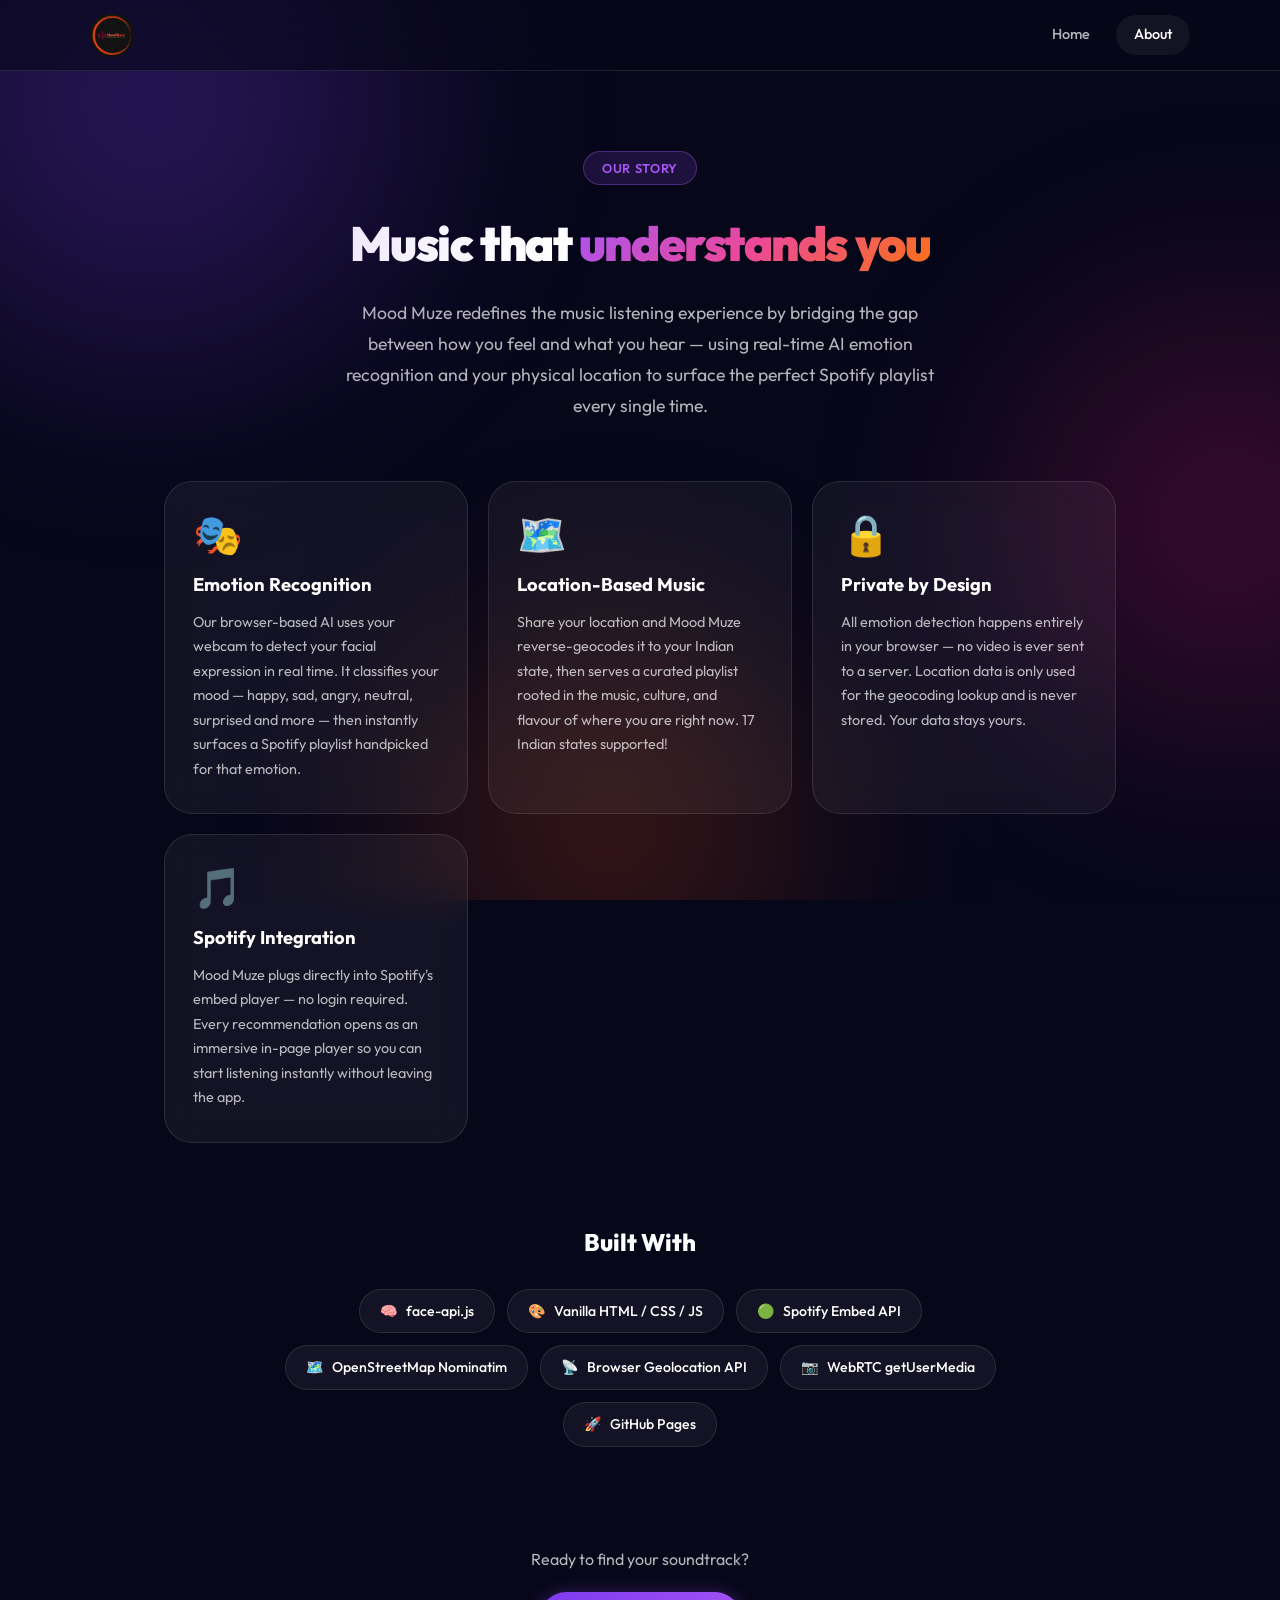
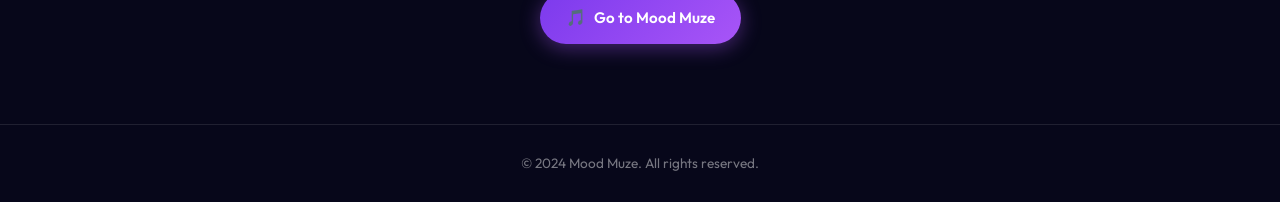
<file: docs/about.html>
<!DOCTYPE html>
<html lang="en">
<head>
  <meta charset="UTF-8" />
  <meta name="viewport" content="width=device-width, initial-scale=1.0" />
  <meta name="description" content="About Mood Muze — an AI-powered music recommendation system using facial emotion detection and geolocation." />
  <title>About — Mood Muze</title>
  <link rel="preconnect" href="https://fonts.googleapis.com" />
  <link rel="preconnect" href="https://fonts.gstatic.com" crossorigin />
  <link href="https://fonts.googleapis.com/css2?family=Outfit:wght@300;400;500;600;700;800;900&display=swap" rel="stylesheet" />
  <link rel="stylesheet" href="style.css" />
  <style>
    /* ── About-specific styles ── */
    .about-hero {
      max-width: 800px;
      margin: 0 auto;
      padding: 80px 24px 60px;
      text-align: center;
    }

    .about-hero-tag {
      display: inline-block;
      background: rgba(168, 85, 247, 0.15);
      border: 1px solid rgba(168, 85, 247, 0.35);
      border-radius: 100px;
      padding: 6px 18px;
      font-size: 0.8rem;
      font-weight: 600;
      color: var(--purple);
      letter-spacing: 0.05em;
      text-transform: uppercase;
      margin-bottom: 20px;
    }

    .about-title {
      font-size: clamp(2rem, 4vw, 3rem);
      font-weight: 900;
      letter-spacing: -0.03em;
      margin-bottom: 16px;
    }

    .about-lead {
      font-size: 1.1rem;
      color: var(--text-2);
      line-height: 1.75;
      max-width: 620px;
      margin: 0 auto;
    }

    /* Cards grid */
    .about-grid {
      max-width: 1000px;
      margin: 0 auto;
      padding: 0 24px 80px;
      display: grid;
      grid-template-columns: repeat(auto-fit, minmax(280px, 1fr));
      gap: 20px;
    }

    .about-card {
      background: var(--glass);
      border: 1px solid var(--glass-border);
      border-radius: var(--radius-lg);
      padding: 32px 28px;
      backdrop-filter: blur(16px);
      -webkit-backdrop-filter: blur(16px);
      transition: var(--transition);
    }

    .about-card:hover {
      transform: translateY(-4px);
      border-color: rgba(255, 255, 255, 0.18);
      background: var(--glass-hover);
    }

    .about-card-icon {
      font-size: 2.5rem;
      margin-bottom: 16px;
      line-height: 1;
    }

    .about-card-title {
      font-size: 1.15rem;
      font-weight: 700;
      margin-bottom: 10px;
    }

    .about-card-text {
      font-size: 0.9rem;
      color: var(--text-2);
      line-height: 1.7;
    }

    /* Tech stack */
    .tech-section {
      max-width: 800px;
      margin: 0 auto;
      padding: 0 24px 80px;
    }

    .tech-title {
      font-size: 1.5rem;
      font-weight: 800;
      text-align: center;
      margin-bottom: 28px;
    }

    .tech-list {
      display: flex;
      flex-wrap: wrap;
      gap: 12px;
      justify-content: center;
      list-style: none;
    }

    .tech-pill {
      background: var(--glass);
      border: 1px solid var(--glass-border);
      border-radius: 100px;
      padding: 10px 20px;
      font-size: 0.88rem;
      font-weight: 500;
      display: flex;
      align-items: center;
      gap: 8px;
      transition: var(--transition);
    }

    .tech-pill:hover {
      background: var(--glass-hover);
      border-color: var(--purple);
      color: var(--purple);
    }

    /* CTA */
    .about-cta {
      text-align: center;
      padding: 20px 24px 80px;
    }

    .about-cta p {
      color: var(--text-2);
      margin-bottom: 20px;
    }

    @media (max-width: 600px) {
      .about-hero { padding: 48px 20px 40px; }
      .about-grid { padding: 0 20px 60px; }
    }
  </style>
</head>
<body>

  <!-- Background orbs -->
  <div class="bg-orbs" aria-hidden="true">
    <div class="orb orb-1"></div>
    <div class="orb orb-2"></div>
    <div class="orb orb-3"></div>
  </div>

  <!-- Header -->
  <header class="site-header">
    <nav class="navbar" role="navigation" aria-label="Main navigation">
      <a href="index.html" class="nav-logo" aria-label="Mood Muze Home">
        <img src="logo.png" alt="Mood Muze logo" class="logo-img" />
      </a>
      <div class="nav-links">
        <a href="index.html" class="nav-link">Home</a>
        <a href="about.html" class="nav-link active">About</a>
      </div>
    </nav>
  </header>

  <!-- About Hero -->
  <section class="about-hero" aria-labelledby="about-heading">
    <div class="about-hero-tag">Our Story</div>
    <h1 id="about-heading" class="about-title">
      Music that <span class="gradient-text">understands you</span>
    </h1>
    <p class="about-lead">
      Mood Muze redefines the music listening experience by bridging the gap between
      how you feel and what you hear — using real-time AI emotion recognition and
      your physical location to surface the perfect Spotify playlist every single time.
    </p>
  </section>

  <!-- Feature Cards -->
  <div class="about-grid" role="list">

    <article class="about-card" role="listitem">
      <div class="about-card-icon" aria-hidden="true">🎭</div>
      <h2 class="about-card-title">Emotion Recognition</h2>
      <p class="about-card-text">
        Our browser-based AI uses your webcam to detect your facial expression in real time.
        It classifies your mood — happy, sad, angry, neutral, surprised and more — then
        instantly surfaces a Spotify playlist handpicked for that emotion.
      </p>
    </article>

    <article class="about-card" role="listitem">
      <div class="about-card-icon" aria-hidden="true">🗺️</div>
      <h2 class="about-card-title">Location-Based Music</h2>
      <p class="about-card-text">
        Share your location and Mood Muze reverse-geocodes it to your Indian state, then
        serves a curated playlist rooted in the music, culture, and flavour of where you
        are right now. 17 Indian states supported!
      </p>
    </article>

    <article class="about-card" role="listitem">
      <div class="about-card-icon" aria-hidden="true">🔒</div>
      <h2 class="about-card-title">Private by Design</h2>
      <p class="about-card-text">
        All emotion detection happens entirely in your browser — no video is ever sent
        to a server. Location data is only used for the geocoding lookup and is never
        stored. Your data stays yours.
      </p>
    </article>

    <article class="about-card" role="listitem">
      <div class="about-card-icon" aria-hidden="true">🎵</div>
      <h2 class="about-card-title">Spotify Integration</h2>
      <p class="about-card-text">
        Mood Muze plugs directly into Spotify's embed player — no login required.
        Every recommendation opens as an immersive in-page player so you can start
        listening instantly without leaving the app.
      </p>
    </article>

  </div>

  <!-- Tech Stack -->
  <section class="tech-section" aria-labelledby="tech-heading">
    <h2 id="tech-heading" class="tech-title">Built With</h2>
    <ul class="tech-list">
      <li class="tech-pill"><span aria-hidden="true">🧠</span> face-api.js</li>
      <li class="tech-pill"><span aria-hidden="true">🎨</span> Vanilla HTML / CSS / JS</li>
      <li class="tech-pill"><span aria-hidden="true">🟢</span> Spotify Embed API</li>
      <li class="tech-pill"><span aria-hidden="true">🗺️</span> OpenStreetMap Nominatim</li>
      <li class="tech-pill"><span aria-hidden="true">📡</span> Browser Geolocation API</li>
      <li class="tech-pill"><span aria-hidden="true">📷</span> WebRTC getUserMedia</li>
      <li class="tech-pill"><span aria-hidden="true">🚀</span> GitHub Pages</li>
    </ul>
  </section>

  <!-- CTA -->
  <div class="about-cta">
    <p>Ready to find your soundtrack?</p>
    <a href="index.html" class="btn btn-primary">
      <span class="btn-icon">🎵</span> Go to Mood Muze
    </a>
  </div>

  <!-- Footer -->
  <footer class="site-footer" role="contentinfo">
    <p>© 2024 Mood Muze. All rights reserved.</p>
  </footer>

</body>
</html>
</file>
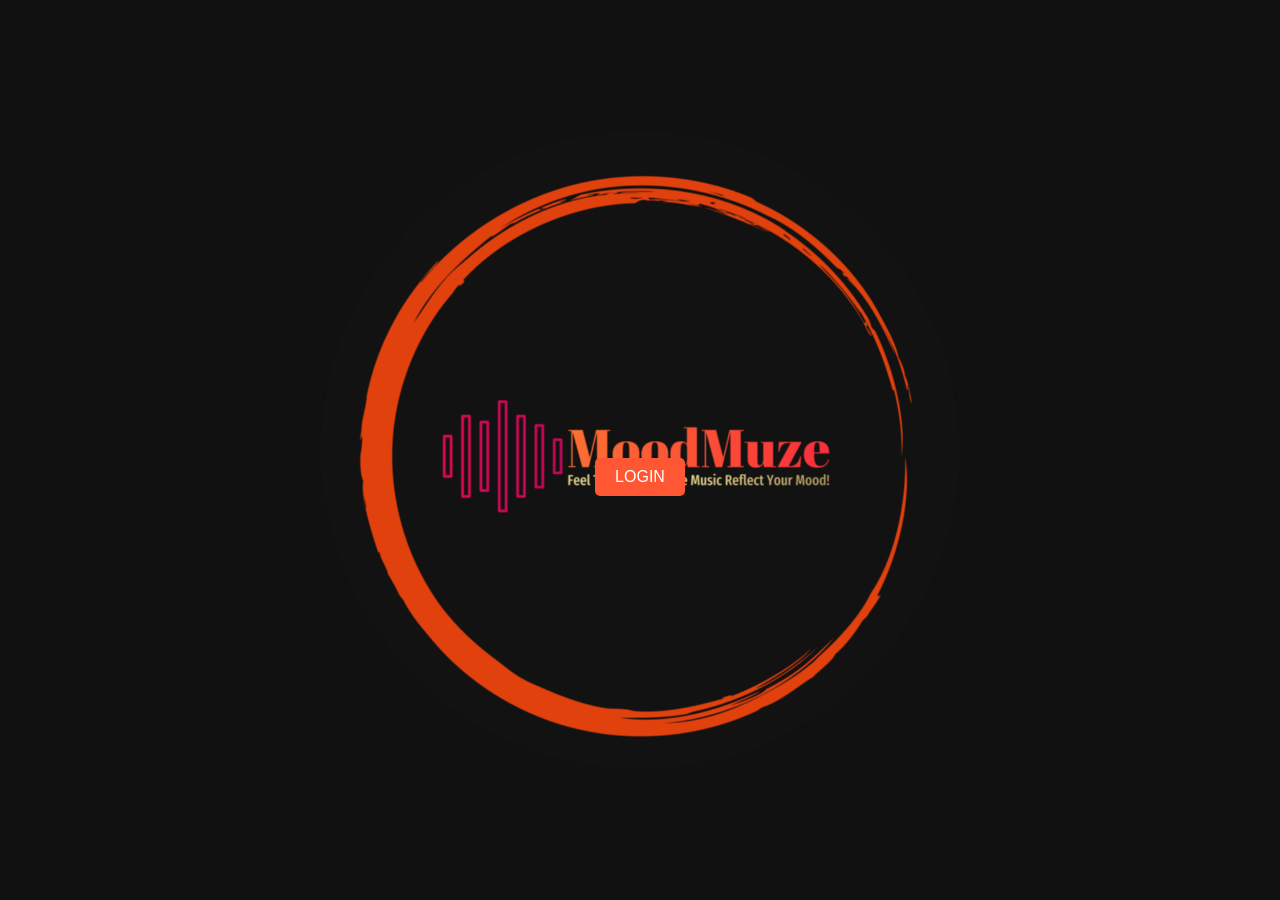
<file: mood/templates/home.html>
<!DOCTYPE html>
<html>
<head>
<title>MoodMuze</title>
<style>
body {
  background-color: #111;
  color: #fff;
  font-family: Arial, sans-serif;
  text-align: center;
}

.background-logo {
  position: fixed;
  background-repeat: no-repeat;
  top: 0;
  left: 0;
  width: 100%;
  height: 100vh;
  background-image: url('logo.png');
  background-size: 50%;
  background-position: center;
  z-index: -1;
}


.button {
  display: inline-block;
  background-color: #ff5733;
  color: #fff;
  padding: 10px 20px;
  border-radius: 5px;
  text-decoration: none;
  margin-top: 450px;
}
</style>
</head>
<body>

<div class="background-logo"></div>

<div class="circle">
  <div class="logo">
    <a href="log in.html" class="button">LOGIN</a>
  </div>
</div>

</body>
</html>
</file>
<file: docs/style.css>
/* ============================================================
   Mood Muze — style.css
   Dark glassmorphism design system
   ============================================================ */

/* ── Google Font ── */
@import url('https://fonts.googleapis.com/css2?family=Outfit:wght@300;400;500;600;700;800;900&display=swap');

/* ── CSS Custom Properties ── */
:root {
  --bg: #07071a;
  --bg-2: #0e0e26;
  --glass: rgba(255, 255, 255, 0.05);
  --glass-border: rgba(255, 255, 255, 0.10);
  --glass-hover: rgba(255, 255, 255, 0.09);

  --purple: #a855f7;
  --purple-dark: #7c3aed;
  --pink: #ec4899;
  --orange: #f97316;
  --orange-dark: #ea580c;
  --green: #22c55e;

  --text-1: #ffffff;
  --text-2: rgba(255, 255, 255, 0.70);
  --text-3: rgba(255, 255, 255, 0.45);

  --radius-sm: 12px;
  --radius-md: 20px;
  --radius-lg: 28px;
  --radius-xl: 40px;

  --shadow-card: 0 8px 40px rgba(0, 0, 0, 0.5);
  --shadow-purple: 0 0 60px rgba(168, 85, 247, 0.25);
  --shadow-orange: 0 0 60px rgba(249, 115, 22, 0.22);

  --transition: 0.3s cubic-bezier(0.4, 0, 0.2, 1);
  --font: 'Outfit', sans-serif;
}

/* ── Reset ── */
*, *::before, *::after {
  box-sizing: border-box;
  margin: 0;
  padding: 0;
}

/* Ensure [hidden] always wins over display:flex from classes */
[hidden] { display: none !important; }

html {
  scroll-behavior: smooth;
}

body {
  font-family: var(--font);
  background-color: var(--bg);
  color: var(--text-1);
  min-height: 100vh;
  overflow-x: hidden;
  line-height: 1.6;
}

img { display: block; max-width: 100%; }
button { font-family: var(--font); cursor: pointer; }
a { text-decoration: none; color: inherit; }

/* ── Animated Background Orbs ── */
.bg-orbs {
  position: fixed;
  inset: 0;
  z-index: 0;
  pointer-events: none;
  overflow: hidden;
}

.orb {
  position: absolute;
  border-radius: 50%;
  filter: blur(100px);
  opacity: 0.35;
  animation: float 18s ease-in-out infinite;
}

.orb-1 {
  width: 600px; height: 600px;
  background: radial-gradient(circle, #7c3aed, transparent);
  top: -200px; left: -150px;
  animation-delay: 0s;
}

.orb-2 {
  width: 500px; height: 500px;
  background: radial-gradient(circle, #be185d, transparent);
  top: 30%; right: -200px;
  animation-delay: -6s;
}

.orb-3 {
  width: 450px; height: 450px;
  background: radial-gradient(circle, #c2410c, transparent);
  bottom: -150px; left: 30%;
  animation-delay: -12s;
}

@keyframes float {
  0%, 100% { transform: translate(0, 0) scale(1); }
  33%       { transform: translate(40px, -30px) scale(1.05); }
  66%       { transform: translate(-20px, 20px) scale(0.97); }
}

/* ── Utility: everything above the orbs ── */
.site-header, .hero, .features-section, .result-section,
.modal-overlay, footer {
  position: relative;
  z-index: 1;
}

/* ── Header / Navbar ── */
.site-header {
  padding: 0 24px;
  border-bottom: 1px solid var(--glass-border);
  backdrop-filter: blur(20px);
  -webkit-backdrop-filter: blur(20px);
  background: rgba(7, 7, 26, 0.6);
  position: sticky;
  top: 0;
  z-index: 100;
}

.navbar {
  max-width: 1100px;
  margin: 0 auto;
  display: flex;
  align-items: center;
  justify-content: space-between;
  height: 70px;
}

.nav-logo { display: flex; align-items: center; }
.logo-img { height: 44px; width: auto; object-fit: contain; }

.nav-links { display: flex; gap: 8px; }

.nav-link {
  padding: 8px 18px;
  border-radius: 100px;
  font-size: 0.9rem;
  font-weight: 500;
  color: var(--text-2);
  transition: var(--transition);
}

.nav-link:hover,
.nav-link.active {
  background: var(--glass);
  color: var(--text-1);
}

/* ── Hero ── */
.hero {
  max-width: 1100px;
  margin: 0 auto;
  padding: 80px 24px 60px;
  display: grid;
  grid-template-columns: 1fr 1fr;
  gap: 48px;
  align-items: center;
}

.hero-badge {
  display: inline-flex;
  align-items: center;
  gap: 8px;
  background: rgba(168, 85, 247, 0.15);
  border: 1px solid rgba(168, 85, 247, 0.35);
  border-radius: 100px;
  padding: 6px 16px;
  font-size: 0.8rem;
  font-weight: 600;
  color: var(--purple);
  letter-spacing: 0.05em;
  text-transform: uppercase;
  margin-bottom: 20px;
}

.badge-dot {
  width: 7px; height: 7px;
  border-radius: 50%;
  background: var(--purple);
  animation: pulse-dot 2s ease-in-out infinite;
}

@keyframes pulse-dot {
  0%, 100% { opacity: 1; transform: scale(1); }
  50%       { opacity: 0.5; transform: scale(0.7); }
}

.hero-title {
  font-size: clamp(2.2rem, 4vw, 3.6rem);
  font-weight: 900;
  line-height: 1.1;
  letter-spacing: -0.03em;
  margin-bottom: 20px;
}

.gradient-text {
  background: linear-gradient(135deg, var(--purple) 0%, var(--pink) 50%, var(--orange) 100%);
  -webkit-background-clip: text;
  -webkit-text-fill-color: transparent;
  background-clip: text;
}

.hero-subtitle {
  font-size: 1.05rem;
  color: var(--text-2);
  max-width: 460px;
  margin-bottom: 36px;
  line-height: 1.7;
}

.hero-cta-row {
  display: flex;
  flex-wrap: wrap;
  gap: 14px;
}

/* Hero visual */
.hero-visual { display: flex; justify-content: center; }

.hero-gif-wrapper {
  position: relative;
  width: min(380px, 100%);
}

.hero-gif {
  border-radius: var(--radius-lg);
  width: 100%;
  box-shadow: var(--shadow-card);
}

.hero-gif-glow {
  position: absolute;
  inset: -20px;
  background: radial-gradient(circle, rgba(168,85,247,0.3), transparent 70%);
  border-radius: 50%;
  z-index: -1;
  animation: glow-pulse 3s ease-in-out infinite;
}

@keyframes glow-pulse {
  0%, 100% { opacity: 0.6; transform: scale(1); }
  50%       { opacity: 1; transform: scale(1.08); }
}

/* ── Buttons ── */
.btn {
  display: inline-flex;
  align-items: center;
  gap: 8px;
  padding: 13px 26px;
  border-radius: 100px;
  font-size: 0.95rem;
  font-weight: 600;
  border: none;
  transition: var(--transition);
  white-space: nowrap;
}

.btn-full { width: 100%; justify-content: center; }

.btn-primary {
  background: linear-gradient(135deg, var(--purple-dark), var(--purple));
  color: #fff;
  box-shadow: 0 4px 20px rgba(168, 85, 247, 0.4);
}

.btn-primary:hover {
  transform: translateY(-2px);
  box-shadow: 0 8px 32px rgba(168, 85, 247, 0.55);
}

.btn-primary:active { transform: translateY(0); }

.btn-secondary {
  background: linear-gradient(135deg, var(--orange-dark), var(--orange));
  color: #fff;
  box-shadow: 0 4px 20px rgba(249, 115, 22, 0.4);
}

.btn-secondary:hover {
  transform: translateY(-2px);
  box-shadow: 0 8px 32px rgba(249, 115, 22, 0.55);
}

.btn-secondary:active { transform: translateY(0); }

.btn-outline {
  background: transparent;
  color: var(--text-1);
  border: 1.5px solid var(--glass-border);
  backdrop-filter: blur(8px);
}

.btn-outline:hover {
  background: var(--glass);
  border-color: var(--purple);
  transform: translateY(-2px);
}

.btn-ghost {
  background: transparent;
  color: var(--text-2);
  border: 1.5px solid var(--glass-border);
  font-size: 0.9rem;
}

.btn-ghost:hover {
  background: var(--glass);
  color: var(--text-1);
}

.btn-icon { font-size: 1rem; }

/* ── Features Section ── */
.features-section {
  max-width: 1100px;
  margin: 0 auto;
  padding: 60px 24px 80px;
  text-align: center;
}

.section-title {
  font-size: clamp(1.8rem, 3vw, 2.5rem);
  font-weight: 800;
  letter-spacing: -0.02em;
  margin-bottom: 10px;
}

.section-subtitle {
  color: var(--text-2);
  font-size: 1rem;
  margin-bottom: 48px;
}

.features-grid {
  display: grid;
  grid-template-columns: 1fr 1fr;
  gap: 24px;
}

/* ── Feature Card ── */
.feature-card {
  position: relative;
  background: var(--glass);
  border: 1px solid var(--glass-border);
  border-radius: var(--radius-lg);
  overflow: hidden;
  backdrop-filter: blur(16px);
  -webkit-backdrop-filter: blur(16px);
  transition: var(--transition);
  text-align: left;
}

.feature-card:hover {
  transform: translateY(-6px);
  border-color: rgba(255, 255, 255, 0.2);
  background: var(--glass-hover);
}

.card-glow {
  position: absolute;
  top: 0; left: 0;
  width: 100%; height: 200px;
  opacity: 0;
  transition: opacity var(--transition);
  pointer-events: none;
}

.feature-card:hover .card-glow { opacity: 1; }

.card-glow-purple {
  background: radial-gradient(ellipse at top, rgba(168,85,247,0.2), transparent);
}

.card-glow-orange {
  background: radial-gradient(ellipse at top, rgba(249,115,22,0.2), transparent);
}

.card-media {
  width: 100%;
  overflow: hidden;
  max-height: 220px;
  background: rgba(255,255,255,0.03);
}

.card-gif {
  width: 100%;
  height: 220px;
  object-fit: cover;
  transition: transform 0.5s ease;
}

.feature-card:hover .card-gif { transform: scale(1.04); }

.card-body { padding: 24px; }

.card-tag {
  display: inline-block;
  font-size: 0.72rem;
  font-weight: 700;
  letter-spacing: 0.08em;
  text-transform: uppercase;
  padding: 4px 12px;
  border-radius: 100px;
  margin-bottom: 12px;
}

.card-tag-purple {
  background: rgba(168, 85, 247, 0.15);
  color: var(--purple);
  border: 1px solid rgba(168, 85, 247, 0.3);
}

.card-tag-orange {
  background: rgba(249, 115, 22, 0.15);
  color: var(--orange);
  border: 1px solid rgba(249, 115, 22, 0.3);
}

.card-title {
  font-size: 1.35rem;
  font-weight: 700;
  margin-bottom: 10px;
}

.card-desc {
  font-size: 0.9rem;
  color: var(--text-2);
  line-height: 1.65;
  margin-bottom: 20px;
}

/* ── Result Section ── */
.result-section {
  max-width: 780px;
  margin: 0 auto;
  padding: 20px 24px 80px;
  animation: fade-up 0.5s ease both;
}

@keyframes fade-up {
  from { opacity: 0; transform: translateY(30px); }
  to   { opacity: 1; transform: translateY(0); }
}

.result-inner {
  background: var(--glass);
  border: 1px solid var(--glass-border);
  border-radius: var(--radius-xl);
  padding: 40px;
  backdrop-filter: blur(20px);
  -webkit-backdrop-filter: blur(20px);
  box-shadow: var(--shadow-card);
  text-align: center;
}

.result-emoji {
  font-size: 3.5rem;
  line-height: 1;
  margin-bottom: 14px;
  animation: emoji-bounce 0.6s cubic-bezier(0.34, 1.56, 0.64, 1) both;
}

@keyframes emoji-bounce {
  from { opacity: 0; transform: scale(0.3); }
  to   { opacity: 1; transform: scale(1); }
}

.result-title {
  font-size: 1.8rem;
  font-weight: 800;
  margin-bottom: 6px;
}

.result-subtitle {
  color: var(--text-2);
  font-size: 0.95rem;
  margin-bottom: 28px;
}

.spotify-wrapper {
  border-radius: var(--radius-md);
  overflow: hidden;
  box-shadow: var(--shadow-card);
  margin-bottom: 24px;
}

/* ── Webcam Modal ── */
.modal-overlay {
  position: fixed;
  inset: 0;
  background: rgba(5, 5, 20, 0.85);
  backdrop-filter: blur(12px);
  -webkit-backdrop-filter: blur(12px);
  display: flex;
  align-items: center;
  justify-content: center;
  z-index: 200;
  padding: 20px;
  animation: modal-fade-in 0.25s ease both;
}

@keyframes modal-fade-in {
  from { opacity: 0; }
  to   { opacity: 1; }
}

.modal-card {
  background: var(--bg-2);
  border: 1px solid var(--glass-border);
  border-radius: var(--radius-lg);
  width: 100%;
  max-width: 520px;
  overflow: hidden;
  box-shadow: 0 24px 80px rgba(0, 0, 0, 0.7);
  animation: modal-slide-up 0.3s cubic-bezier(0.34, 1.56, 0.64, 1) both;
}

@keyframes modal-slide-up {
  from { opacity: 0; transform: translateY(40px) scale(0.96); }
  to   { opacity: 1; transform: translateY(0) scale(1); }
}

.modal-card-sm { max-width: 380px; }

.modal-header {
  display: flex;
  align-items: center;
  justify-content: space-between;
  padding: 20px 24px;
  border-bottom: 1px solid var(--glass-border);
}

.modal-title {
  font-size: 1.05rem;
  font-weight: 700;
}

.modal-close-btn {
  background: rgba(255,255,255,0.08);
  border: none;
  color: var(--text-2);
  width: 32px; height: 32px;
  border-radius: 50%;
  font-size: 0.85rem;
  transition: var(--transition);
  display: flex; align-items: center; justify-content: center;
}

.modal-close-btn:hover {
  background: rgba(255,255,255,0.15);
  color: var(--text-1);
}

/* Webcam / Video */
.webcam-container {
  position: relative;
  background: #000;
  overflow: hidden;
}

#video {
  width: 100%;
  display: block;
  max-height: 320px;
  object-fit: cover;
}

#canvas {
  position: absolute;
  top: 0; left: 0;
  width: 100%; height: 100%;
  pointer-events: none;
}

.scan-line {
  position: absolute;
  left: 0; top: 0;
  width: 100%; height: 3px;
  background: linear-gradient(90deg, transparent, var(--purple), transparent);
  animation: scan 2.5s linear infinite;
  box-shadow: 0 0 12px var(--purple);
}

@keyframes scan {
  0%   { top: 0; opacity: 1; }
  90%  { top: 100%; opacity: 0.5; }
  100% { top: 0; opacity: 1; }
}

/* Detection Status */
.detection-status {
  display: flex;
  align-items: center;
  gap: 10px;
  padding: 16px 24px;
  font-size: 0.9rem;
  color: var(--text-2);
}

.status-dot {
  width: 10px; height: 10px;
  border-radius: 50%;
  background: var(--text-3);
  flex-shrink: 0;
  transition: background 0.4s;
}

.status-dot.detecting {
  background: var(--purple);
  animation: pulse-ring 1.2s ease infinite;
}

.status-dot.success { background: var(--green); }
.status-dot.error   { background: #ef4444; }

@keyframes pulse-ring {
  0%   { box-shadow: 0 0 0 0 rgba(168,85,247,0.6); }
  70%  { box-shadow: 0 0 0 8px rgba(168,85,247,0); }
  100% { box-shadow: 0 0 0 0 rgba(168,85,247,0); }
}

/* Detection progress bar */
.detection-progress {
  height: 4px;
  background: rgba(255,255,255,0.08);
}

.progress-bar {
  height: 100%;
  width: 0%;
  background: linear-gradient(90deg, var(--purple-dark), var(--purple), var(--pink));
  transition: width 0.3s linear;
}

/* ── Geo Modal ── */
.geo-loading {
  padding: 48px 32px;
  text-align: center;
}

.geo-icon-wrapper {
  position: relative;
  display: inline-flex;
  align-items: center;
  justify-content: center;
  margin-bottom: 20px;
}

.geo-ping {
  position: absolute;
  width: 64px; height: 64px;
  border-radius: 50%;
  background: rgba(249,115,22,0.2);
  animation: geo-ping 1.5s ease-out infinite;
}

@keyframes geo-ping {
  0%   { transform: scale(1); opacity: 0.8; }
  100% { transform: scale(2.5); opacity: 0; }
}

.geo-icon { font-size: 2.5rem; position: relative; z-index: 1; }

.geo-title {
  font-size: 1.1rem;
  font-weight: 700;
  margin-bottom: 8px;
}

.geo-desc {
  color: var(--text-2);
  font-size: 0.9rem;
}

/* ── Footer ── */
.site-footer {
  text-align: center;
  padding: 28px 24px;
  border-top: 1px solid var(--glass-border);
  color: var(--text-3);
  font-size: 0.85rem;
}

/* ── Responsive ── */
@media (max-width: 768px) {
  .hero {
    grid-template-columns: 1fr;
    padding: 48px 20px 40px;
    text-align: center;
  }

  .hero-content { order: 2; }
  .hero-visual  { order: 1; }

  .hero-subtitle { margin: 0 auto 28px; }

  .hero-cta-row { justify-content: center; }

  .hero-gif-wrapper { width: min(300px, 100%); }

  .features-grid { grid-template-columns: 1fr; }

  .result-inner { padding: 28px 20px; }

  .features-section { padding: 40px 20px 60px; }
}

@media (max-width: 480px) {
  .hero-title { font-size: 2rem; }
  .btn { padding: 12px 20px; font-size: 0.88rem; }
  .hero-cta-row { flex-direction: column; }
  .hero-cta-row .btn { width: 100%; justify-content: center; }
}
</file>
